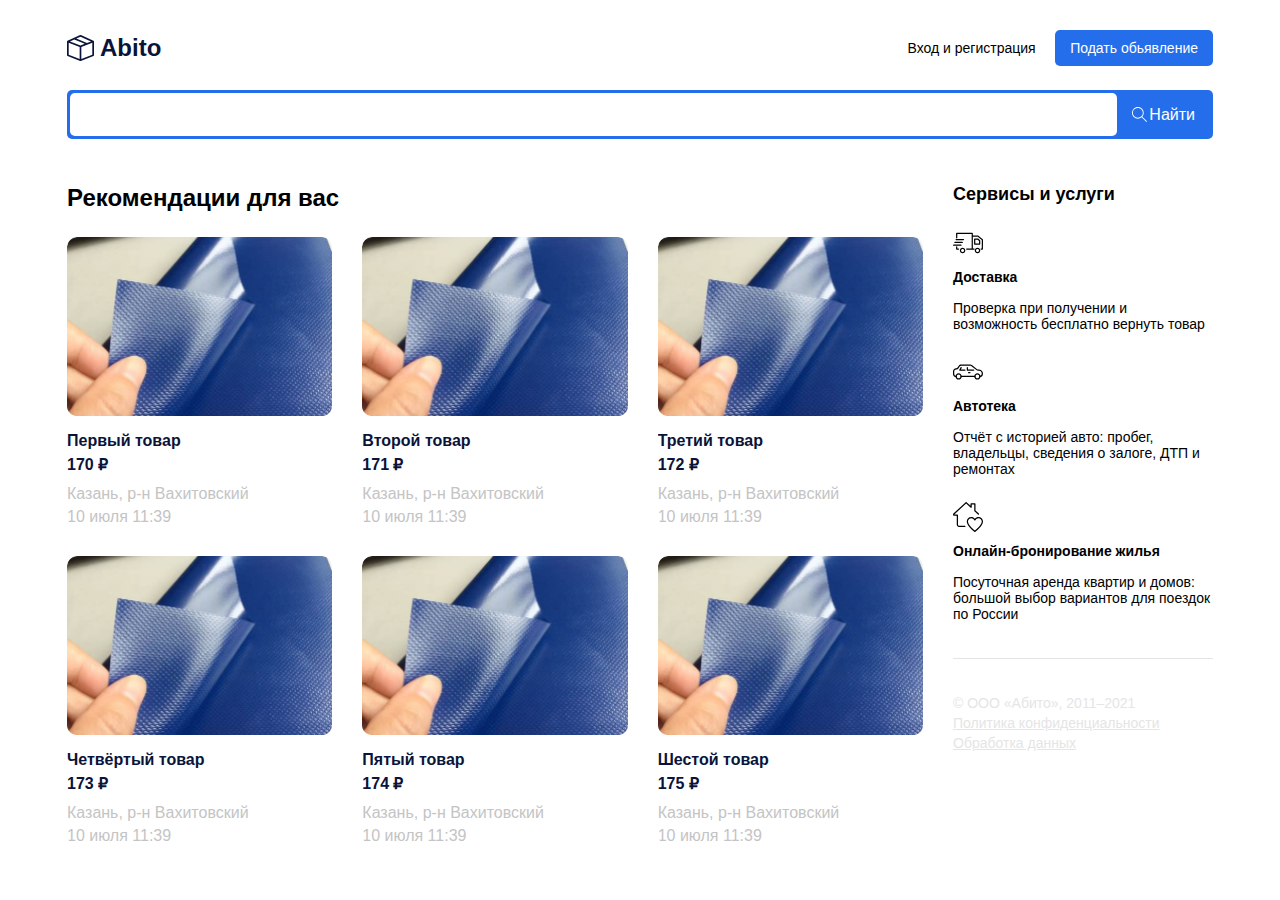
<file: abito/index.html>
<!DOCTYPE html>
<html lang="ru">

<head>
  <meta charset="UTF-8">
  <meta http-equiv="X-UA-Compatible" content="IE=edge">
  <meta name="viewport" content="width=device-width, initial-scale=1.0">
  <link rel="stylesheet" href="./style.css">
  <script src="./script.js" defer></script>
  <title>Abito</title>
</head>

<body>
  <header class="header">
    <div class="container">
      <div class="header-box">
        <a href="index.html" class="header-logo">
          <img src="image/logo.svg" alt="logo">
          <span>Abito</span>
        </a>
        <div class="header-controls">
          <button class="btn btn-outline">Вход и регистрация</button>
          <button class="btn btn-primary">Подать обьявление</button>
        </div>
        <div class="header-burger">
          <img src="./image/burger.svg" alt="burger">
        </div>

      </div>
    </div>
  </header>

  <main>
    <section class="search">
      <div class="container">
        <div class="search-box">
          <input type="text">
          <button class="btn btn-primary search-btn">
            <img class="search-btn__icon" src="./image/search.svg" alt="search">
            <span class="search-btn__text">Найти</span>
          </button>
        </div>
      </div>
    </section>
    <section class="content">
      <div class="container">
        <div class="content-box">
          <div class="cotent-box content-main">
            <h2 class="content-main__title">
              Рекомендации для вас
            </h2>
            <div class="content-main__list">
              <!-- <a href="product.html" class="content-main__list-item">
                <div class="content-main__list-item--img">
                  <img src="./image/card-img.png" alt="card-item">
                </div>
                <h5 class="content-main__list-item--title">
                  Пвх материал 2й сорт
                </h5>
                <strong class="content-main__list-item--price">
                  170 ₽
                </strong>
                <div class="content-main__list-item--desc-box">
                  <span class="content-main__list-item--desc">Казань, р-н Вахитовский</span>
                  <span class="content-main__list-item--desc">10 июля 11:39</span>
                </div>
              </a>
              <a href="product.html" class="content-main__list-item">
                <div class="content-main__list-item--img">
                  <img src="./image/card-img.png" alt="card-item">
                </div>
                <h5 class="content-main__list-item--title">
                  Пвх материал 2й сорт
                </h5>
                <strong class="content-main__list-item--price">
                  170 ₽
                </strong>
                <div class="content-main__list-item--desc-box">
                  <span class="content-main__list-item--desc">Казань, р-н Вахитовский</span>
                  <span class="content-main__list-item--desc">10 июля 11:39</span>
                </div>
              </a>
              <a href="product.html" class="content-main__list-item">
                <div class="content-main__list-item--img">
                  <img src="./image/card-img.png" alt="card-item">
                </div>
                <h5 class="content-main__list-item--title">
                  Пвх материал 2й сорт
                </h5>
                <strong class="content-main__list-item--price">
                  170 ₽
                </strong>
                <div class="content-main__list-item--desc-box">
                  <span class="content-main__list-item--desc">Казань, р-н Вахитовский</span>
                  <span class="content-main__list-item--desc">10 июля 11:39</span>
                </div>
              </a>
              <a href="product.html" class="content-main__list-item">
                <div class="content-main__list-item--img">
                  <img src="./image/card-img.png" alt="card-item">
                </div>
                <h5 class="content-main__list-item--title">
                  Пвх материал 2й сорт
                </h5>
                <strong class="content-main__list-item--price">
                  170 ₽
                </strong>
                <div class="content-main__list-item--desc-box">
                  <span class="content-main__list-item--desc">Казань, р-н Вахитовский</span>
                  <span class="content-main__list-item--desc">10 июля 11:39</span>
                </div>
              </a>
              <a href="product.html" class="content-main__list-item">
                <div class="content-main__list-item--img">
                  <img src="./image/card-img.png" alt="card-item">
                </div>
                <h5 class="content-main__list-item--title">
                  Пвх материал 2й сорт
                </h5>
                <strong class="content-main__list-item--price">
                  170 ₽
                </strong>
                <div class="content-main__list-item--desc-box">
                  <span class="content-main__list-item--desc">Казань, р-н Вахитовский</span>
                  <span class="content-main__list-item--desc">10 июля 11:39</span>
                </div>
              </a>
              <a href="product.html" class="content-main__list-item">
                <div class="content-main__list-item--img">
                  <img src="./image/card-img.png" alt="card-item">
                </div>
                <h5 class="content-main__list-item--title">
                  Пвх материал 2й сорт
                </h5>
                <strong class="content-main__list-item--price">
                  170 ₽
                </strong>
                <div class="content-main__list-item--desc-box">
                  <span class="content-main__list-item--desc">Казань, р-н Вахитовский</span>
                  <span class="content-main__list-item--desc">10 июля 11:39</span>
                </div>
              </a> -->
            </div>
          </div>
          <div class="cotent-box content-side">
            <h3 class="content-side-title">
              Сервисы и услуги
            </h3>
            <div class="content-side__box">
              <div class="content-side__list">
                <div class="content-side__list-item">
                  <img class="content-side__list-item--img" src="image/side-info-1.svg" alt="side-info">
                  <h5 class="content-side__list-item--title">Доставка</h5>
                  <p class="content-side__list-item--text">
                    Проверка при получении и возможность бесплатно вернуть товар
                  </p>
                </div>
                <div class="content-side__list-item"><img class="content-side__list-item--img"
                    src="image/side-info-2.svg" alt="side-info">
                  <h5 class="content-side__list-item--title">Автотека</h5>
                  <p class="content-side__list-item--text">
                    Отчёт с историей авто: пробег, владельцы, сведения о залоге, ДТП и ремонтах
                  </p>
                </div>
                <div class="content-side__list-item"><img class="content-side__list-item--img"
                    src="image/side-info-3.svg" alt="side-info">
                  <h5 class="content-side__list-item--title">Онлайн-бронирование жилья</h5>
                  <p class="content-side__list-item--text">
                    Посуточная аренда квартир и домов: большой выбор вариантов для поездок по России
                  </p>
                </div>
              </div>
              <div class="content-side__footer">
                <p class="content-side__footer--item">© ООО «Абито», 2011–2021</p>
                <a href="#" class="content-side__footer--item">Политика конфиденциальности</a>
                <a href="#" class="content-side__footer--item">Обработка данных</a>
              </div>
            </div>
          </div>
        </div>
      </div>
    </section>
  </main>
</body>

</html>
</file>
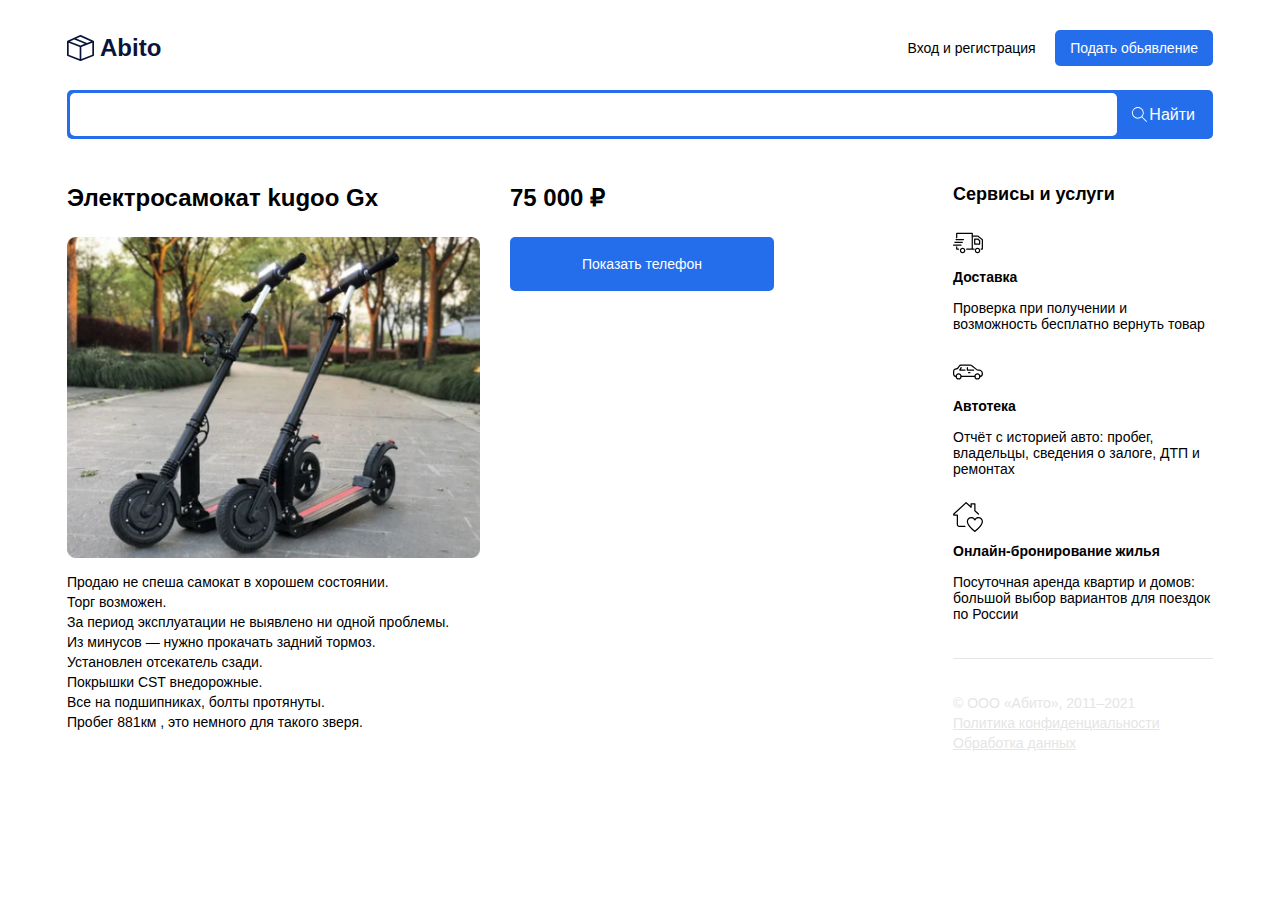
<file: abito/product.html>
<!DOCTYPE html>
<html lang="ru">

<head>
  <meta charset="UTF-8">
  <meta http-equiv="X-UA-Compatible" content="IE=edge">
  <meta name="viewport" content="width=device-width, initial-scale=1.0">
  <link rel="stylesheet" href="./style.css">
  <script src="./script.js" defer></script>
  <title>product</title>
</head>

<body>
  <header class="header">
    <div class="container">
      <div class="header-box">
        <a href="index.html" class="header-logo">
          <img src="image/logo.svg" alt="logo">
          <span>Abito</span>
        </a>
        <div class="header-controls">
          <button class="btn btn-outline">Вход и регистрация</button>
          <button class="btn btn-primary">Подать обьявление</button>
        </div>
        <div class="header-burger">
          <img src="./image/burger.svg" alt="burger">
        </div>

      </div>
    </div>
  </header>

  <main>

    <section class="search">
      <div class="container">
        <div class="search-box">
          <input type="text">
          <button class="btn btn-primary search-btn">
            <img class="search-btn__icon" src="./image/search.svg" alt="search">
            <span class="search-btn__text">Найти</span>
          </button>
        </div>
      </div>
    </section>

    <section class="content">
      <div class="container">
        <div class="content-box">
          <div class="content-product">

            <div class="content-product-left">
              <h2 class="content-product__title">Электросамокат kugoo Gx</h2>
              <img class="content-product__img" src="./image/product-img.jpg" alt="product-img">
              <p class="content-product__text">
                Продаю не спеша самокат в хорошем состоянии. <br>
                Торг возможен.<br>
                За период эксплуатации не выявлено ни одной проблемы.<br>
                Из минусов — нужно прокачать задний тормоз.<br>
                Установлен отсекатель сзади.<br>
                Покрышки CST внедорожные.<br>
                Все на подшипниках, болты протянуты.<br>
                Пробег 881км , это немного для такого зверя.
              </p>
            </div>
            <div class="content-product-right">
              <h2 class="content-product__price">75 000 ₽</h2>
              <button class="btn btn-primary btn-large">Показать телефон</button>
            </div>

          </div>
          <div class="cotent-box content-side">
            <h3 class="content-side-title">
              Сервисы и услуги
            </h3>
            <div class="content-side__box">
              <div class="content-side__list">
                <div class="content-side__list-item">
                  <img class="content-side__list-item--img" src="image/side-info-1.svg" alt="side-info">
                  <h5 class="content-side__list-item--title">Доставка</h5>
                  <p class="content-side__list-item--text">
                    Проверка при получении и возможность бесплатно вернуть товар
                  </p>
                </div>
                <div class="content-side__list-item"><img class="content-side__list-item--img"
                    src="image/side-info-2.svg" alt="side-info">
                  <h5 class="content-side__list-item--title">Автотека</h5>
                  <p class="content-side__list-item--text">
                    Отчёт с историей авто: пробег, владельцы, сведения о залоге, ДТП и ремонтах
                  </p>
                </div>
                <div class="content-side__list-item"><img class="content-side__list-item--img"
                    src="image/side-info-3.svg" alt="side-info">
                  <h5 class="content-side__list-item--title">Онлайн-бронирование жилья</h5>
                  <p class="content-side__list-item--text">
                    Посуточная аренда квартир и домов: большой выбор вариантов для поездок по России
                  </p>
                </div>
              </div>
              <div class="content-side__footer">
                <p class="content-side__footer--item">© ООО «Абито», 2011–2021</p>
                <a href="#" class="content-side__footer--item">Политика конфиденциальности</a>
                <a href="#" class="content-side__footer--item">Обработка данных</a>
              </div>
            </div>
          </div>
        </div>
      </div>
    </section>
  </main>
</body>

</html>
</file>
<file: abito/style.css>
* {
  box-sizing: border-box;
}

body {
  margin: 0;
  font-family: sans-serif;
}

.container {
  width: 100%;
  max-width: 1170px;
  padding: 0 12px;
  margin: 0 auto;
}

.btn {
  line-height: 16px;
  font-size: 14px;
  font-weight: 400;
  padding: 10px 15px;
  border-radius: 5px;
  border: none;
  cursor: pointer;
  transition: all 0.3s ease;
}

.btn-outline {
  background-color: transparent;
}

.btn-outline:hover {
  background-color: rgb(37, 110, 235);
  color: white;
}

.btn-primary {
  background-color: rgb(37, 110, 235);
  color: rgb(255, 255, 255);
}
.btn-primary:hover {
  background-color: transparent;
  color: rgb(37, 110, 235);
}

.header {
  padding-top: 30px;
  padding-bottom: 24px;
}

.header-box {
  display: flex;
  justify-content: space-between;
  align-self: center;
}

.header-logo {
  display: flex;
  justify-content: flex-start;
  align-items: center;
  text-decoration: none;
}

.header-logo span {
  line-height: 28px;
  font-size: 24px;
  font-weight: 700;
  margin-left: 6px;
  color: rgb(10, 20, 58);
}

.header-burger {
  width: 30px;
  height: 19px;
  display: none;
}

.search {
  margin-bottom: 45px;
}

.search-box {
  width: 100%;
  border-radius: 5px;
  background-color: rgb(37, 110, 235);
  display: flex;
  align-items: center;
  justify-content: flex-start;
  padding: 3px;
}

.search-box input {
  flex-grow: 1;
  padding: 14px 22px;
  outline: none;
  border-radius: 5px;
  border: none;
  min-width: 0;
}

.search-btn {
  display: flex;
  align-items: center;
}

.search-btn .search-btn__icon {
  width: 15px;
  height: 15px;
}

.search-btn .search-btn__text {
  margin-left: 2px;
  font-size: 16px;
  line-height: 19px;
}

.search-btn__text:hover {
  color: #000;
}

.content {
  padding-bottom: 50px;
}

.content-box {
  display: flex;
  justify-content: space-between;
  align-items: flex-start;
  gap: 30px;
}

.content-main {
  width: 100%;
}

.content-side {
  width: 260px;
  min-width: 260px;
}

.content-main__title {
  font-size: 24px;
  line-height: 28px;
  margin: 0 0 25px 0;
}

.content-main__list {
  margin: 0;
  padding: 0;
  display: flex;
  justify-content: space-between;
  flex-wrap: wrap;
  row-gap: 30px;
}

.content-main__list-item {
  width: calc((100% - 60px) / 3);
  display: flex;
  flex-direction: column;
  align-items: flex-start;
  border-radius: 10px;
  overflow: hidden;
  text-decoration: none;
}

.content-main__list-item--img {
  width: 100%;
  display: flex;
}

.content-main__list-item--img img {
  width: 100%;
}

.content-main__list-item--title {
  margin: 15px 0 5px;
  font-size: 16px;
  line-height: 19px;
  color: rgb(10, 20, 58);
}

.content-main__list-item:hover .content-main__list-item--title {
  color: rgb(37, 110, 235);
}

.content-main__list-item--price {
  font-size: 16px;
  line-height: 19px;
  margin-bottom: 10px;
  color: rgb(10, 20, 58);
}

.content-main__list-item--desc-box {
  display: flex;
  flex-direction: column;
  row-gap: 4px;
}

.content-main__list-item--desc {
  font-size: 16px;
  line-height: 19px;
  color: rgb(196, 196, 196);
}

.content-side-title {
  font-size: 18px;
  line-height: 21px;
  margin-top: 0;
  margin-bottom: 23px;
}

.content-side__list {
  display: flex;
  flex-direction: column;
  justify-content: space-between;
  height: 100%;
  gap: 25px;
  border-bottom: 1px solid rgb(229, 229, 229);
  padding-bottom: 36px;
  margin-bottom: 36px;
}

.content-side__list--item {
  display: flex;
  flex-direction: column;
  align-items: flex-start;
}

.content-side__list-item--title {
  margin-top: 7px;
  margin-bottom: 15px;
  font-size: 14px;
  line-height: 16px;
}

.content-side__list-item--text {
  font-size: 14px;
  line-height: 16px;
  margin: 0;
}

.content-side__footer {
  display: flex;
  flex-direction: column;
  gap: 4px;
}

.content-side__footer--item {
  color: rgb(229, 229, 229);
  margin: 0;
  font-size: 14px;
  line-height: 16px;
}

.content-product {
  display: flex;
  flex-grow: 1;
  gap: 30px;
}

.content-product-left {
  display: flex;
  flex-direction: column;
  flex-basis: 50%;
}
.content-product-right {
  display: flex;
  flex-direction: column;
  flex-basis: 50%;
}

.content-product__title,
.content-product__price {
  font-size: 24px;
  line-height: 28px;
  margin: 0 0 25px 0;
}

.content-product__img {
  width: 100%;
}

.content-product__text {
  font-size: 14px;
  line-height: 20px;
}

.btn-large {
  padding: 18px 70px;
  max-width: 264px;
  width: 100%;
  border: 1px solid transparent;
  color: rgba(255, 255, 255, 1);
}
.btn-large:hover {
  border: 1px solid rgb(37, 110, 235);
}

/* ====================================================================АДАПТИВ */
@media (max-width: 1200px) {
  .container {
    max-width: 930px;
  }
  .content-main__list-item {
    width: calc((100% - 30px) / 2);
  }
}
@media (max-width: 991px) {
  .container {
    max-width: 730px;
  }

  .content-box {
    flex-direction: column;
  }

  .content-main {
    width: 100%;
  }

  .content-side {
    width: 100%;
    min-width: none;
  }

  .content-product {
    flex-direction: column;
    width: 100%;
  }

  .content-product-left {
    flex-basis: 100%;
    width: 100%;
  }

  .content-product-right {
    flex-basis: 100%;
    width: 100%;
  }
}

@media (max-width: 786px) {
  .container {
    width: 100%;
  }

  .header-controls {
    display: none;
  }

  .header-burger {
    display: block;
  }

  .search-btn .search-btn__text {
    display: none;
  }
}

@media (max-width: 480px) {
  .content-main__list-item {
    width: 100%;
  }
}
</file>
